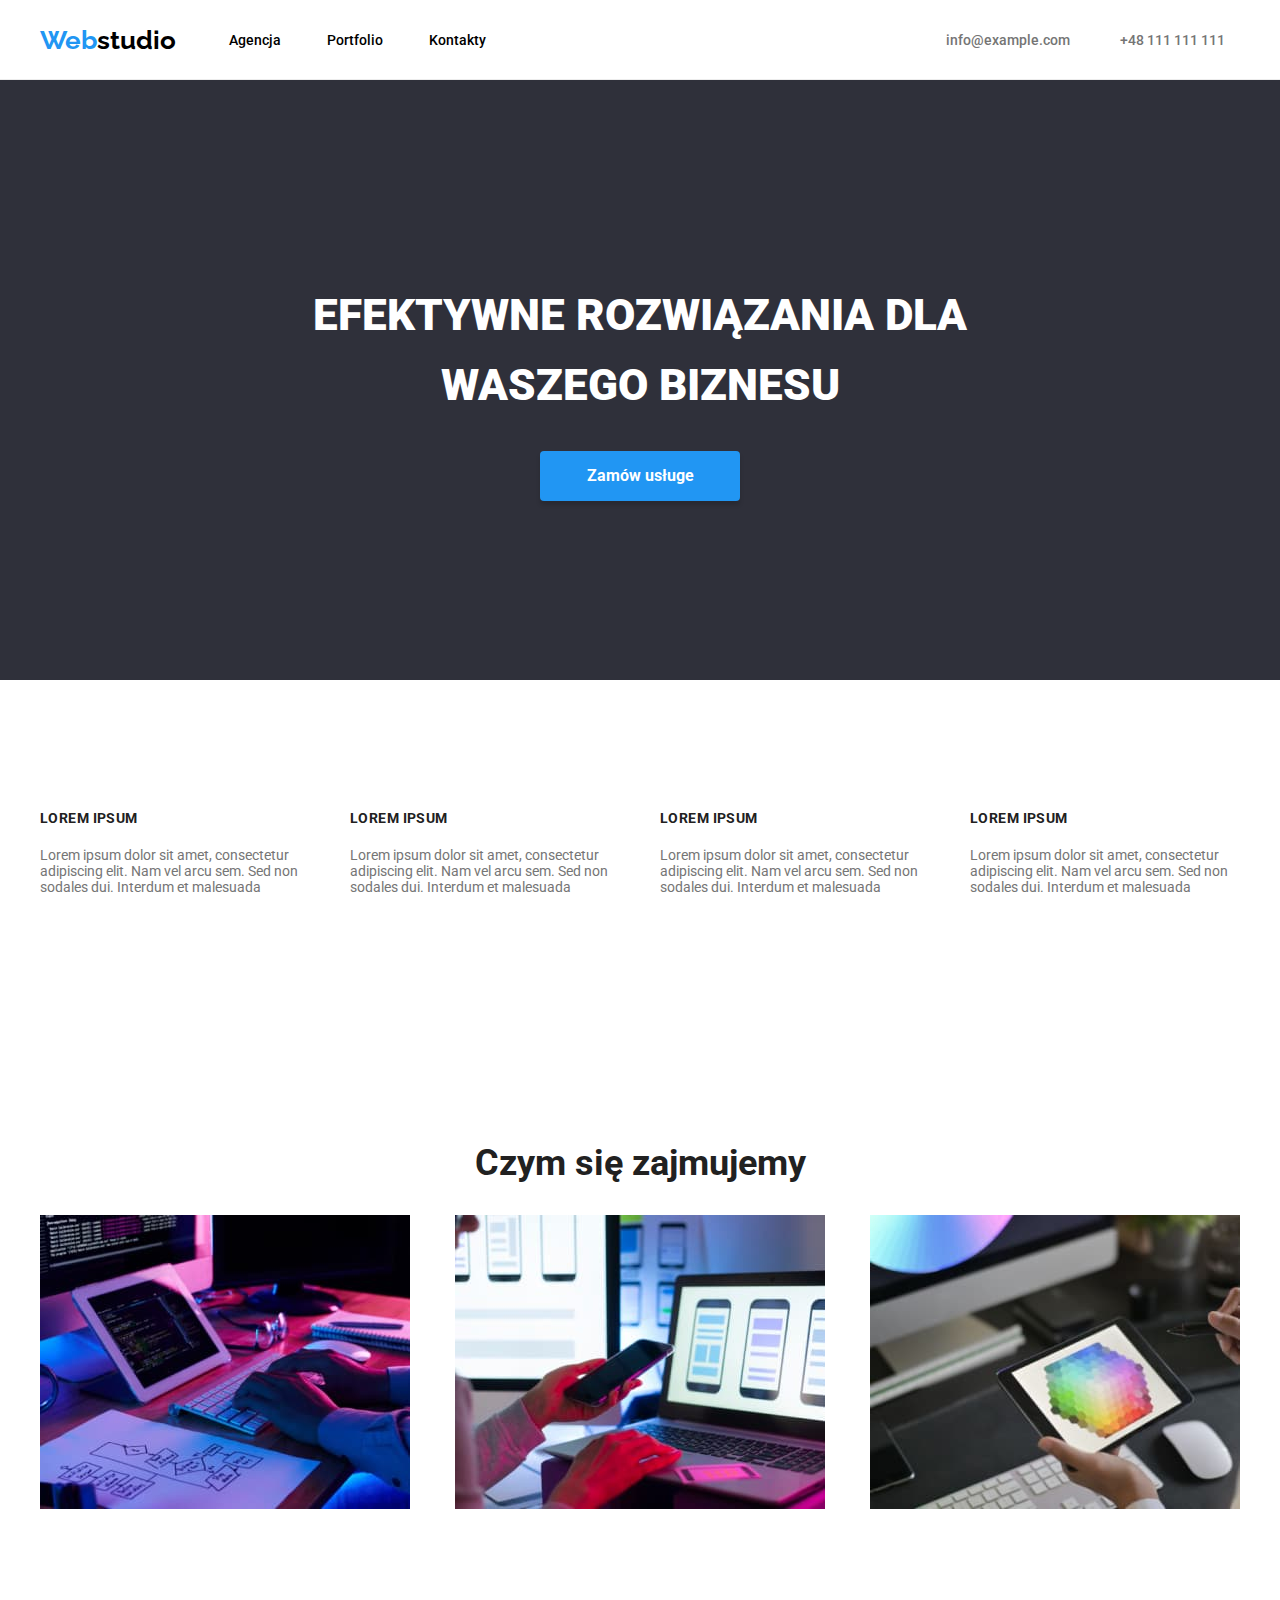
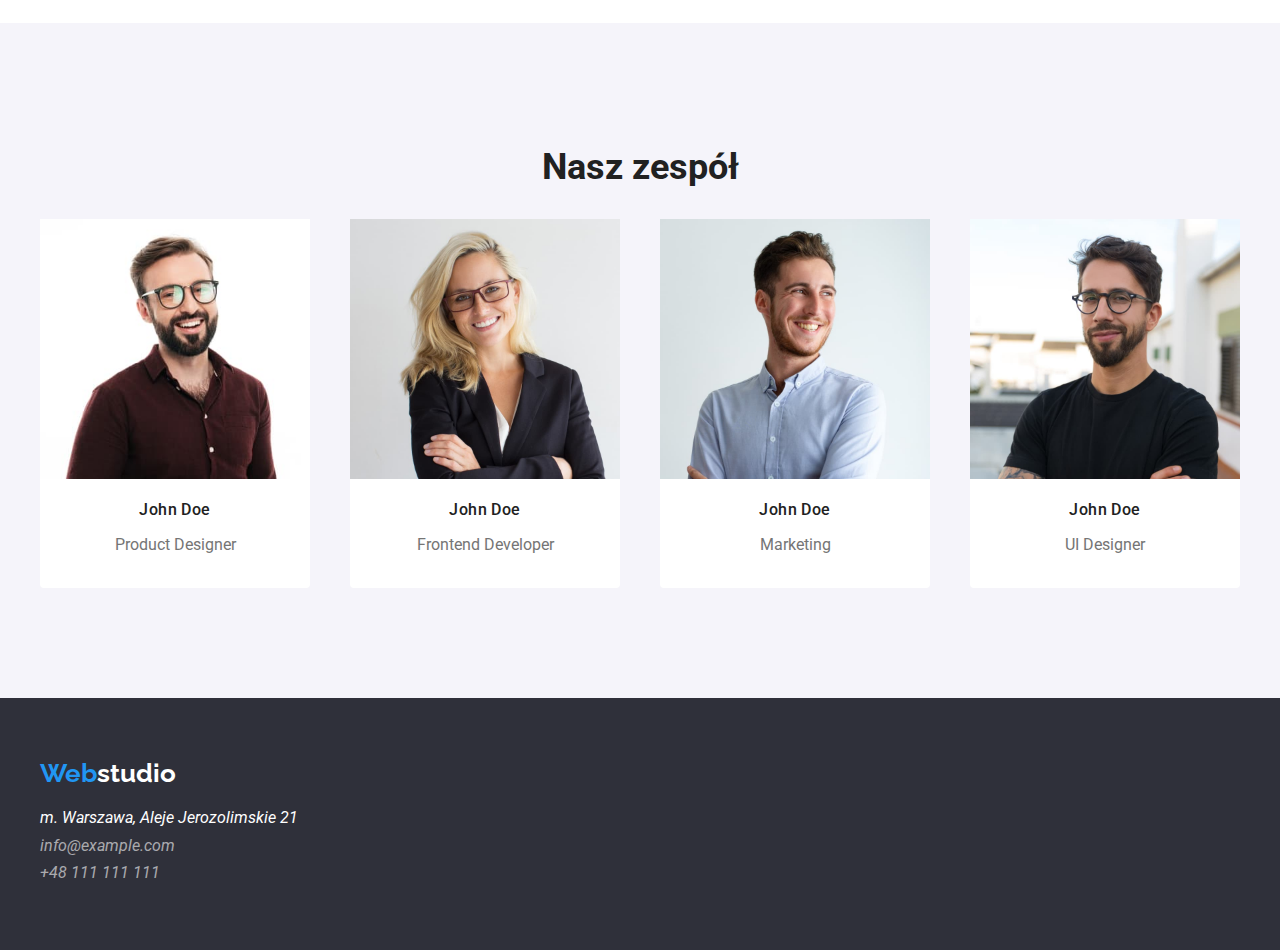
<file: index.html>
<!DOCTYPE html>
<html lang="pl">
  <head>
    <meta charset="utf-8" />
    <meta name="description" content="Zadanie domowe #1" />
    <title>Studio</title>
    <link
      href="https://fonts.googleapis.com/css2?family=Raleway:wght@700&family=Roboto:wght@400;500;700;900&display=swap"
      rel="stylesheet"
    />
    <link
    rel="stylesheet"
    href="https://cdnjs.cloudflare.com/ajax/libs/modern-normalize/1.0.0/modern-normalize.min.css"
  />
    <link rel="stylesheet" href="./css/styles.css" />
  </head>
  <body class="body">
    <header class="header">
      <div class="container">
        <a class="logo" href="index.html"><span style="color: #2196F3;">Web</span>studio</a>
        <nav>
          <ul class="menu">
            <li class="menu-item"><a href="index.html">Agencja</a></li>
            <li class="menu-item"><a href="portfolio.html">Portfolio</a></li>
            <li class="menu-item"><a href="kontakty.html">Kontakty</a></li>
          </ul>
        </nav>
        <ul class="contacts">
          <li class="contacts-item">
            <a
              href="mailto:info@example.com"
              style="text-decoration: none"
              >info@example.com</a
            >
          </li>
          <li class="contacts-item">
            <a
              href="tel:+48111111111"
              style="text-decoration: none"
            >
              +48 111 111 111</a
            >
          </li>
        </ul>
    </div>
    </header>
    <main>
        <section class="main-photo">
          <div class="container">
          <h1 class="slogan">EFEKTYWNE ROZWIĄZANIA DLA WASZEGO BIZNESU</h1>
          <button class="button">Zamów usługe</button>
        </div>
        </section>
      <section class="section test-atuty">
        <div class="container">
        <h2 hidden>Nasze atuty</h2>
        <!-- Nasze atuty -->
        <ul class="features">
          <li class="features-item">
            <h4>LOREM IPSUM</h4>
            <p class="feature-text">
              Lorem ipsum dolor sit amet, consectetur adipiscing elit. Nam vel
              arcu sem. Sed non sodales dui. Interdum et malesuada
            </p>
          </li>
          <li class="features-item">
            <h4>LOREM IPSUM</h4>
            <p class="feature-text">
              Lorem ipsum dolor sit amet, consectetur adipiscing elit. Nam vel
              arcu sem. Sed non sodales dui. Interdum et malesuada
            </p>
          </li>
          <li class="features-item">
            <h4>LOREM IPSUM</h4>
            <p class="feature-text">
              Lorem ipsum dolor sit amet, consectetur adipiscing elit. Nam
              vel arcu sem. Sed non sodales dui. Interdum et malesuada
            </p>
          </li>
          <li class="features-item">
            <h4>LOREM IPSUM</h4>
            <p class="feature-text">
              Lorem ipsum dolor sit amet, consectetur adipiscing elit. Nam vel
              arcu sem. Sed non sodales dui. Interdum et malesuada
            </p>
          </li>
        </ul>
      </div>
      </section>
      <section class="section">
        <div class="container">
        <h2 class="title">Czym się zajmujemy</h2>
        <ul class="interests">
          <li class="interests-item">
            <img
              src="images/1_notebook.jpg"
              alt="tablet na biurku"
              width="370"
              height="294"
            />
          </li>
          <li class="interests-item">
            <img
              src="images/2_notebook_phone.jpg"
              alt="mezczyzna przy laptopie z telefonem w reku"
              width="370"
              height="294"
            />
          </li>
          <li class="interests-item">
            <img
              src="images/3_notebook.jpg"
              alt="czlowiek pracujacy na tablecie"
              width="370"
              height="294"
            />
          </li>
        </ul>
      </div>
      </section>

      <section class="section team">
        <!-- Nasz zespół -->
        <div class="container">
        <h2 class="title">Nasz zespół</h2>
        <ul class="team-members">
          <li class="team-card">
            <img
              src="images/1_man.jpg"
              alt="mezczyzna"
              width="270"
              height="260"
            />
            <h3>John Doe</h3>
            <p class="member-position">Product Designer</p>
          </li>
          <li class="team-card">
            <img
              src="images/2_woman.jpg"
              alt="kobieta"
              width="270"
              height="260"
            />

            <h3>John Doe</h3>
            <p class="member-position">Frontend Developer</p>
          </li>
          <li class="team-card">
            <img
              src="images/3_man.jpg"
              alt="mezczyzna"
              width="270"
              height="260"
            />

            <h3>John Doe</h3>
            <p class="member-position">Marketing</p>
          </li>
          <li class="team-card">
            <img
              src="images/4_man.jpg"
              alt="mezczyzna"
              width="270"
              height="260"
            />
            <h3>John Doe</h3>
            <p class="member-position">UI Designer</p>
          </li>
        </ul>
      </div>
      </section>
      </main>

    <footer class="footer">
      <div class="container">
      <a class="logo-bot" href="index.html"><span style="color: #2196F3;">Web</span>studio</a>
      <address class="address">m. Warszawa, Aleje Jerozolimskie 21</address>
      <address class="address-contact">
        <a
          href="mailto:info@example.com"
          style="text-decoration: none"
          >info@example.com</a
        >
      </address>
      <address class="address-contact">
        <a
           href="tel:+48111111111" style="text-decoration: none"> +48 111 111 111</a>
      </address>
      </div>
    </footer>
  </body>
</html>
</file>
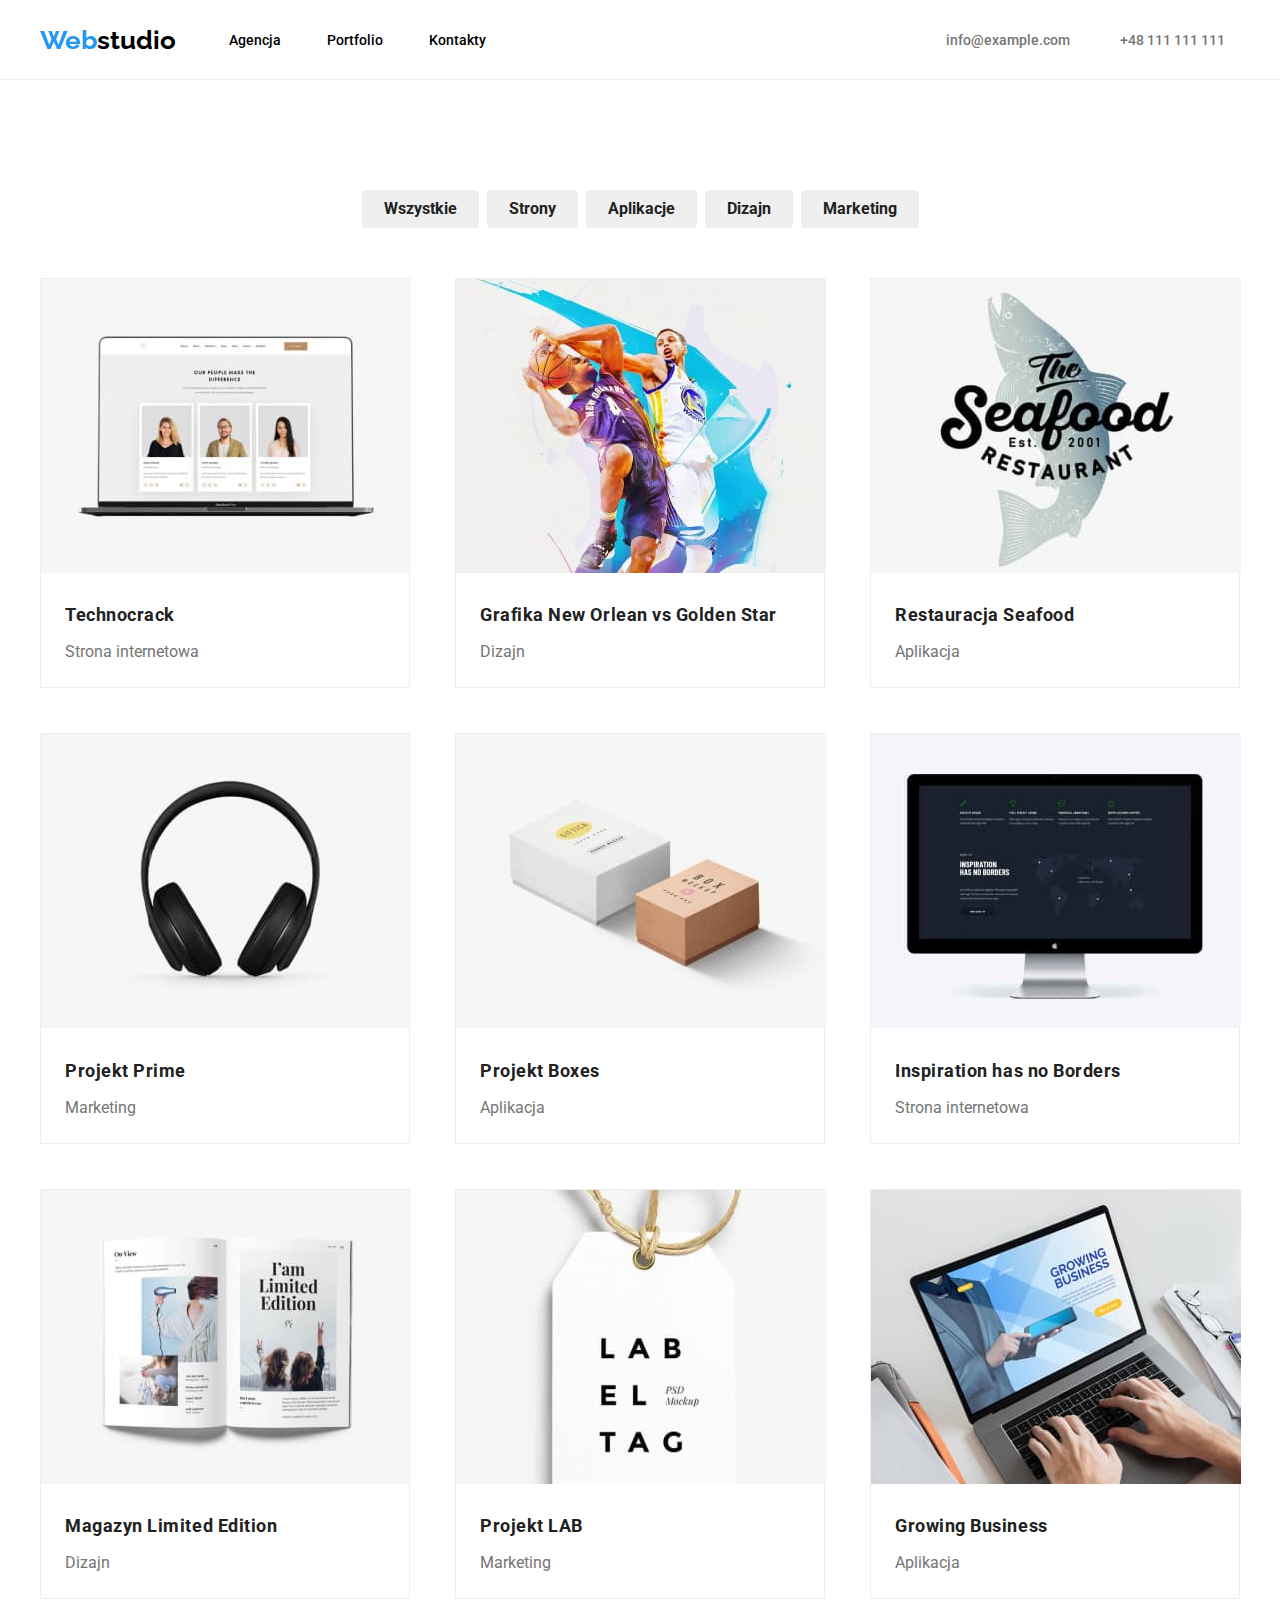
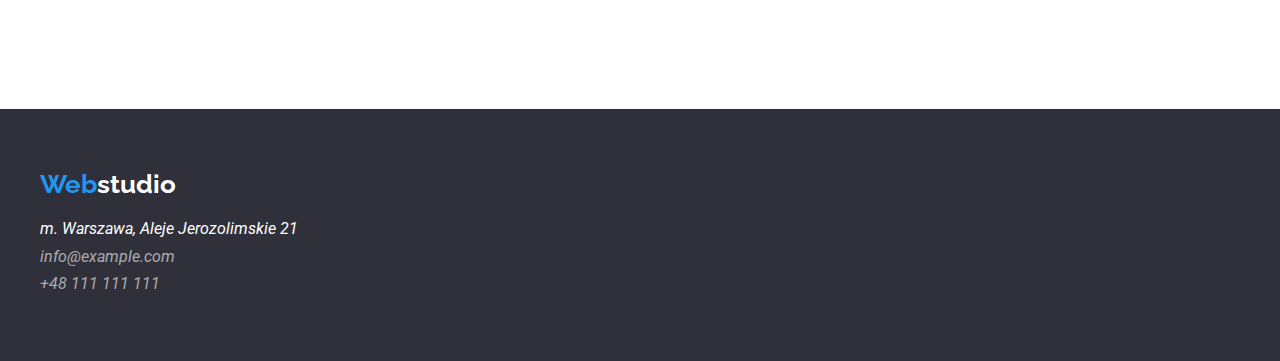
<file: portfolio.html>
<!DOCTYPE html>
<html lang="pl">
  <head>
    <meta charset="utf-8" />
    <meta name="description" content="Zadanie domowe #1" />
    <link
      href="https://fonts.googleapis.com/css2?family=Raleway:wght@700&family=Roboto:wght@400;500;700;900&display=swap"
      rel="stylesheet"
    />
    <link
    rel="stylesheet"
    href="https://cdnjs.cloudflare.com/ajax/libs/modern-normalize/1.0.0/modern-normalize.min.css"
  />
    <link rel="stylesheet" href="./css/styles.css" />
    <title>Portfolio</title>
  </head>
  <body class="body">
    <header class="header">
      <div class="container">
        <a class="logo" href="index.html"><span style="color: #2196F3;">Web</span>studio</a>
        <nav>
          <ul class="menu">
            <li class="menu-item"><a href="index.html">Agencja</a></li>
            <li class="menu-item"><a href="portfolio.html">Portfolio</a></li>
            <li class="menu-item"><a href="kontakty.html">Kontakty</a></li>
          </ul>
        </nav>
        <ul class="contacts">
          <li class="contacts-item">
            <a
              href="mailto:info@example.com"
              style="text-decoration: none"
              >info@example.com</a
            >
          </li>
          <li class="contacts-item">
            <a
              href="tel:+48111111111"
              style="text-decoration: none"
            >
              +48 111 111 111</a
            >
          </li>
        </ul>
    </div>
    </header>

    <main>
      <section class="section">
        <div class="container">
        <h2 hidden>Portfolio</h2>
        <!-- Portfolio -->
        <ul class="filters">
          <!-- Filters -->
          <li class="filters-item"><button class="filters-button">Wszystkie</button></li>
          <li class="filters-item"><button class="filters-button">Strony</button></li>
          <li class="filters-item"><button class="filters-button">Aplikacje</button></li>
          <li class="filters-item"><button class="filters-button">Dizajn</button></li>
          <li class="filters-item"><button class="filters-button">Marketing</button></li>
        </ul>
        <h2 hidden>Our Projects</h2>
        <ul class="projects">
          <li class="project-card">
            <img
              src="images/Portfolio_Technocrack.jpg"
              alt="laptop and webpage"
              width="370"
              height="294"
            />
            <h4>Technocrack</h4>
            <p class="project-card-object">Strona internetowa</p>
          </li>
          <li class="project-card">
            <img
              src="images/Portfolio_basketball.jpg"
              alt="basketball"
              width="370"
              height="294"
            />
            <h4>Grafika New Orlean vs Golden Star</h4>
            <p class="project-card-object">Dizajn</p>
          </li>
          <li class="project-card">
            <img
              src="images/Portfolio_seafood.jpg"
              alt="Seefood restaurant"
              width="370"
              height="294"
            />
            <h4>Restauracja Seafood</h4>
            <p class="project-card-object">Aplikacja</p>
          </li>
          <li class="project-card">
            <img
              src="images/Portfolio_headphones.jpg"
              alt="headphones"
              width="370"
              height="294"
            />
            <h4>Projekt Prime</h4>
            <p class="project-card-object">Marketing</p>
          </li>
          <li class="project-card">
            <img
              src="images/Portfolio_bricks.jpg"
              alt="bricks"
              width="370"
              height="294"
            />
            <h4>Projekt Boxes</h4>
            <p class="project-card-object">Aplikacja</p>
          </li>
          <li class="project-card">
            <img
              src="images/Portfolio_monitor.jpg"
              alt="monitor"
              width="370"
              height="294"
            />
            <h4>Inspiration has no Borders</h4>
            <p class="project-card-object">Strona internetowa</p>
          </li>
          <li class="project-card">
            <img
              src="images/Portfolio_newspaper.jpg"
              alt="newspaper"
              width="370"
              height="294"
            />
            <h4>Magazyn Limited Edition</h4>
            <p class="project-card-object">Dizajn</p>
          </li>
          <li class="project-card">
            <img
              src="images/Portfolio_tag.jpg"
              alt="tag"
              width="370"
              height="294"
            />
            <h4>Projekt LAB</h4>
            <p class="project-card-object">Marketing</p>
          </li>
          <li class="project-card">
            <img
              src="images/Portfolio_notebook.jpg"
              alt="notebook"
              width="370"
              height="294"
            />
            <h4>Growing Business</h4>
            <p class="project-card-object">Aplikacja</p>
          </li>
        </ul>
      </div>
      </section>
    </main>

    <footer class="footer">
      <div class="container">
      <a class="logo-bot" href="index.html"><span style="color: #2196F3;">Web</span>studio</a>
      <address class="address">m. Warszawa, Aleje Jerozolimskie 21</address>
      <address class="address-contact">
        <a
          href="mailto:info@example.com"
          style="text-decoration: none"
          >info@example.com</a
        >
      </address>
      <address class="address-contact">
        <a
           href="tel:+48111111111" style="text-decoration: none"> +48 111 111 111</a>
      </address>
      </div>
    </footer>
  </body>
</html>
</file>
<file: css/styles.css>
.body {
  color: rgba(33, 33, 33, 1);
  font-family: "Roboto", sans-serif;
}
.header {
  background-color: #FFFFFF;
  height: 80px;
  border-bottom: 1px solid #ECECEC;;
}
.navigation {

}
.container {
  width: 1200px;
  margin: 0 auto;
  
}
.header .container {
  display: flex;
  align-items: center;
  height: 80px;
}

.logo {
  font-family: "Raleway", sans-serif;
  font-weight: 700;
  font-size: 26px;
  line-height: 1.19;
  text-decoration: none;
  color: black;
  margin-right: 53px;
}

.logo:hover,
.logo:focus  

.menu ul li{
  list-style-type:none;
}
.menu {
  list-style-type: none;
  display: flex;
  padding-inline-start: 0;
}

.menu-item {
  margin-right: 46px;
}

.menu-item a {
  font-size: 14px;
  font-weight: 500;
  line-height: 1.14;
  text-decoration: none;
  color: black;
  list-style-type: none;
}

.menu-item:last-child {
  margin-right: 0;
}
.menu-item a:hover,
.menu-item a:focus {
  color: rgba(33, 150, 243, 1)
}
.contacts {
  padding-inline-start: 0;
  list-style-type: none;
  display:flex;
  margin-left: auto;
  margin-right: 15px;
}
.contacts-item:not(:last-child) {
  margin-right: 50px;
}
.contacts-item a {
  text-decoration: none;
  color: rgba(117, 117, 117, 1);
  font-size: 14px;
  line-height: 1.14;
  font-weight: 500;;
}
.contacts-item a:hover,
.contacts-item a:focus {
  color: rgba(33, 150, 243, 1);
}

.main-photo {
  background-color: #2F303A;
  height: 600px;
}

.slogan {
  font-style: black;
  font-size: 44px;
  font-weight: 900;
  line-height: 1.6;
  color: #FFFFFF;
  font-family: "Roboto", sans-serif;
  text-align: center;
  width: 696px;
  padding-top: 200px;
  margin: auto;
  ;
}
.filters {
  list-style-type: none;
  display: flex;
  justify-content: center;
margin-bottom: 50px;
}
.filters-item {
}
.filters-button {
  line-height: 1.625;
  font-weight: bold;
  padding: 6px 22px;
  color: #212121;
  cursor: pointer;
  border: none;
  border-radius: 4px;
}
.filters-button:hover,
.filters-button:focus {
  color: rgba(255, 255, 255, 1);
  background-color: rgba(33, 150, 243, 1);}

.filters-item:not(:last-child) {
    margin-right: 8px;
  }
  
.button {
  line-height: 1.875; 
  font-weight: bold;
  color: #FFFFFF;
  background-color: rgba(33, 150, 243, 1);
  cursor: pointer;
  width: 200px;
padding: 10px 42px;
  margin: 30px 500px 0px;
  box-shadow: 0px 4px 4px rgba(0, 0, 0, 0.15);
border-radius: 4px;
border: 0;
  ;
}

.features {
  list-style-type: none;
  display: flex ;
  justify-content: space-between;

}
.features h4 {
  width: 270px;
}

h4 {
  font-size: 14px;
  line-height: 1.42;
  font-weight: bold;
font-style: normal;
letter-spacing: 0.03em;
text-transform: uppercase;
}

ul {
  padding-inline-start: 0px;
}
.feature-text {
  color: rgba(117, 117, 117, 1);
  font-size: 14px;
  width: 270px;
}
.title {
  font-size: 36px;
  line-height: 1.166;
text-align: center;
}
.interests {
  list-style-type: none;
  padding-inline-start: 0;
  display: flex ;
  justify-content: space-between;
}

.interests-item:not(:last-child) {
  margin-right: 30px;
}

.team-members {
  list-style-type: none;
  padding-inline-start: 0;
  display: flex;
  justify-content: space-between;
}
.team-card:not(:last-child) {
    margin-right: 30px;
  }

  .team-card img {
    border-radius: 0px;
  }

.team {
  background-color: rgba(245, 244, 250, 1);
}
.team-card {
  background-color: rgba(255, 255, 255, 1);
  width: 270px;
  height: 369px;
  border-radius: 0px 0px 4px 4px;
}
h3 {
  line-height: 1.1875;
  font-family: 'Roboto';
  font-style: normal;
  font-weight: 500;
  font-size: 16px;
  text-align: center;
  letter-spacing: 0.03em;
}

.member-position {
  color: rgba(117, 117, 117, 1);
  line-height: 1.1875;
  text-align: center;
}

.projects {
  list-style-type: none;
  display: flex;
  flex-wrap: wrap;
  gap: 45px;
}

.project-card {
width: 370px;
background-color: rgba(255, 255, 255, 1);
  list-style-type: none;
  border: 1px solid #EEEEEE;
}

.projects h4 {
  font-weight: 700;
  font-size: 18px;
  line-height: 2;
  margin-left: 24px;
  margin-right: 24px;
  display: block;
  margin-block-start: 20px;
  margin-block-end: 4px;
  text-transform: none;
}
.project-card-object {
    line-height: 1.875;
    color: rgba(117, 117, 117, 1);
    margin-left: 24px;
    margin-right: 24px;
    margin-bottom: 20px;
    margin-block-start: 0px;
}

.footer {
  background-color: #2F303A;
  height: 252px;
  margin: 0 auto;
}
.address {
  color: #FFFFFF;
  margin-top: 20px;
}
.address-contact {
  color: #FFFFFF99;
  margin-top: 9px;
}
  .address-contact a {
    color: #FFFFFF99;
    margin-top: 9px;
}
.logo-bot {
  font-family: "Raleway", sans-serif;
  font-weight: 700;
  font-size: 26px;
  line-height: 1.19;
  text-decoration: none;
  color: #FFFFFF;
}
.footer .container {
  padding-top: 60px;
}
.section {
  padding: 94px 0px;
}
</file>
